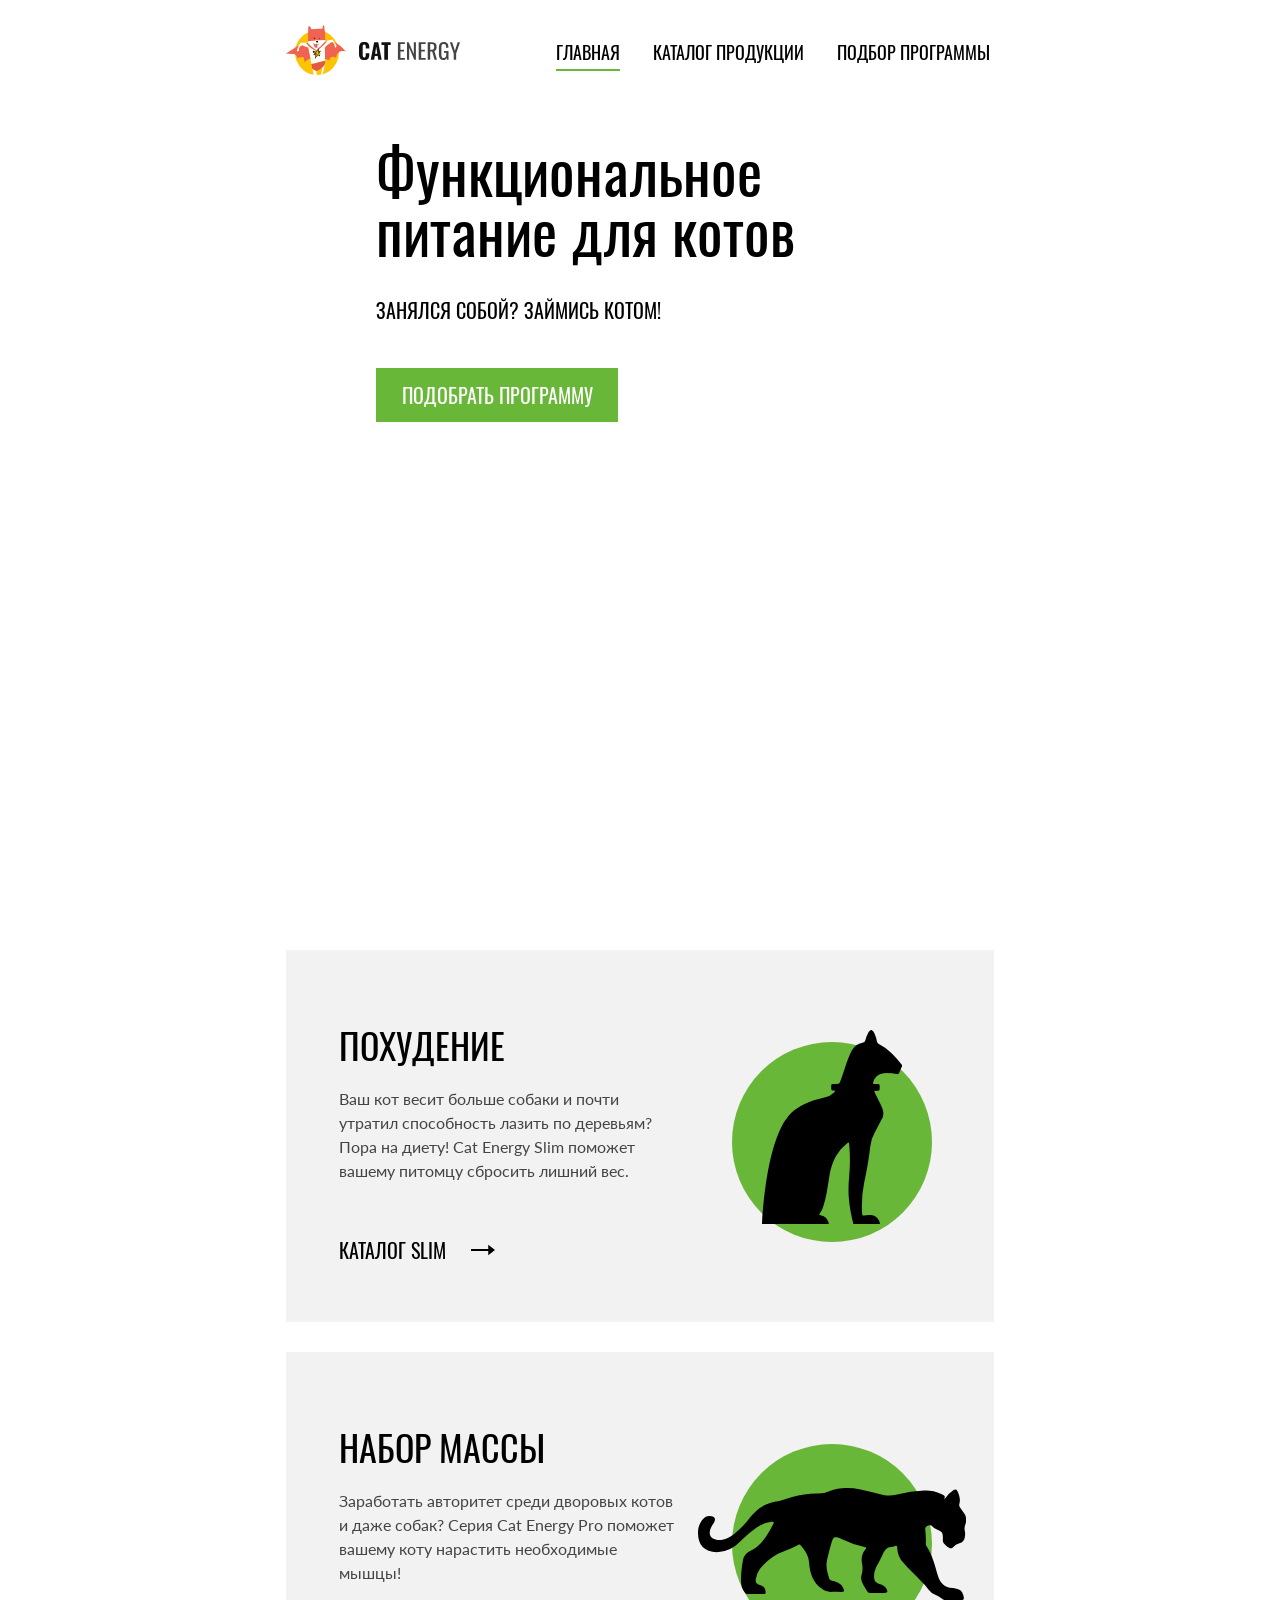
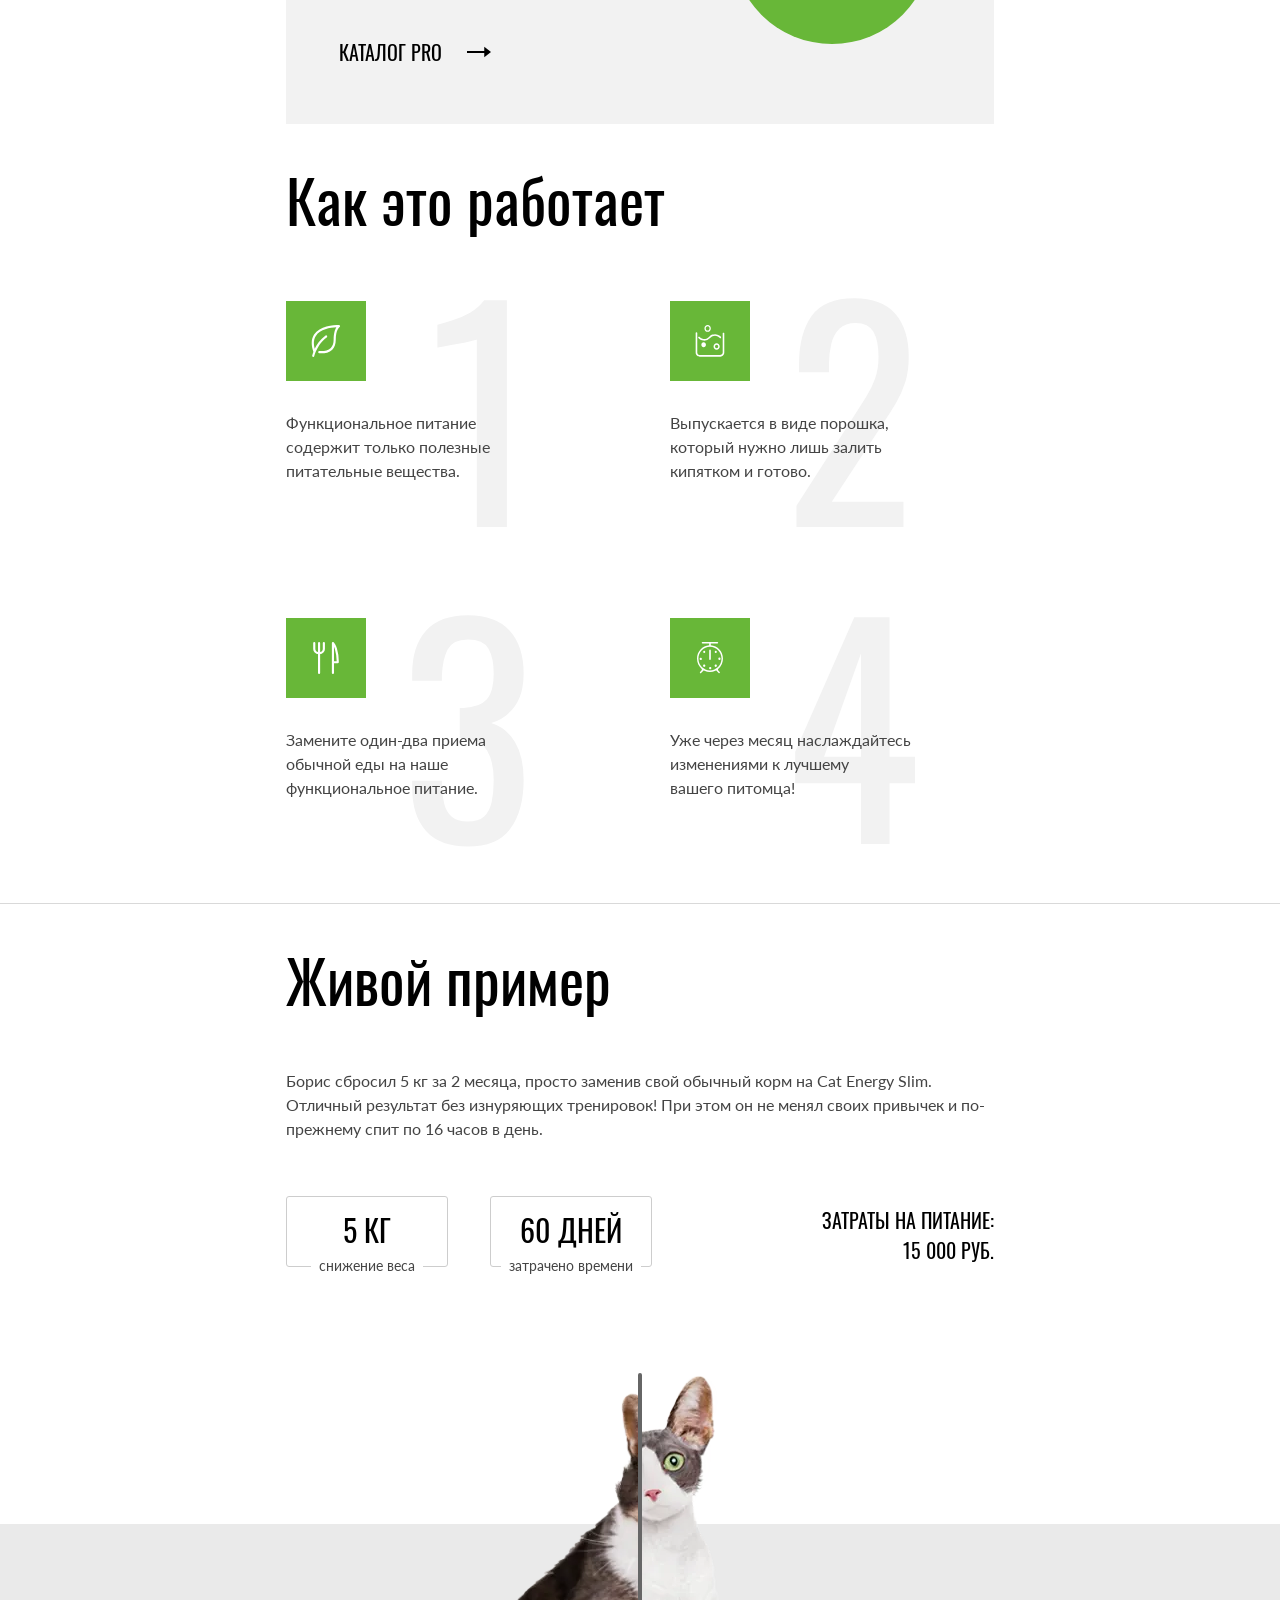
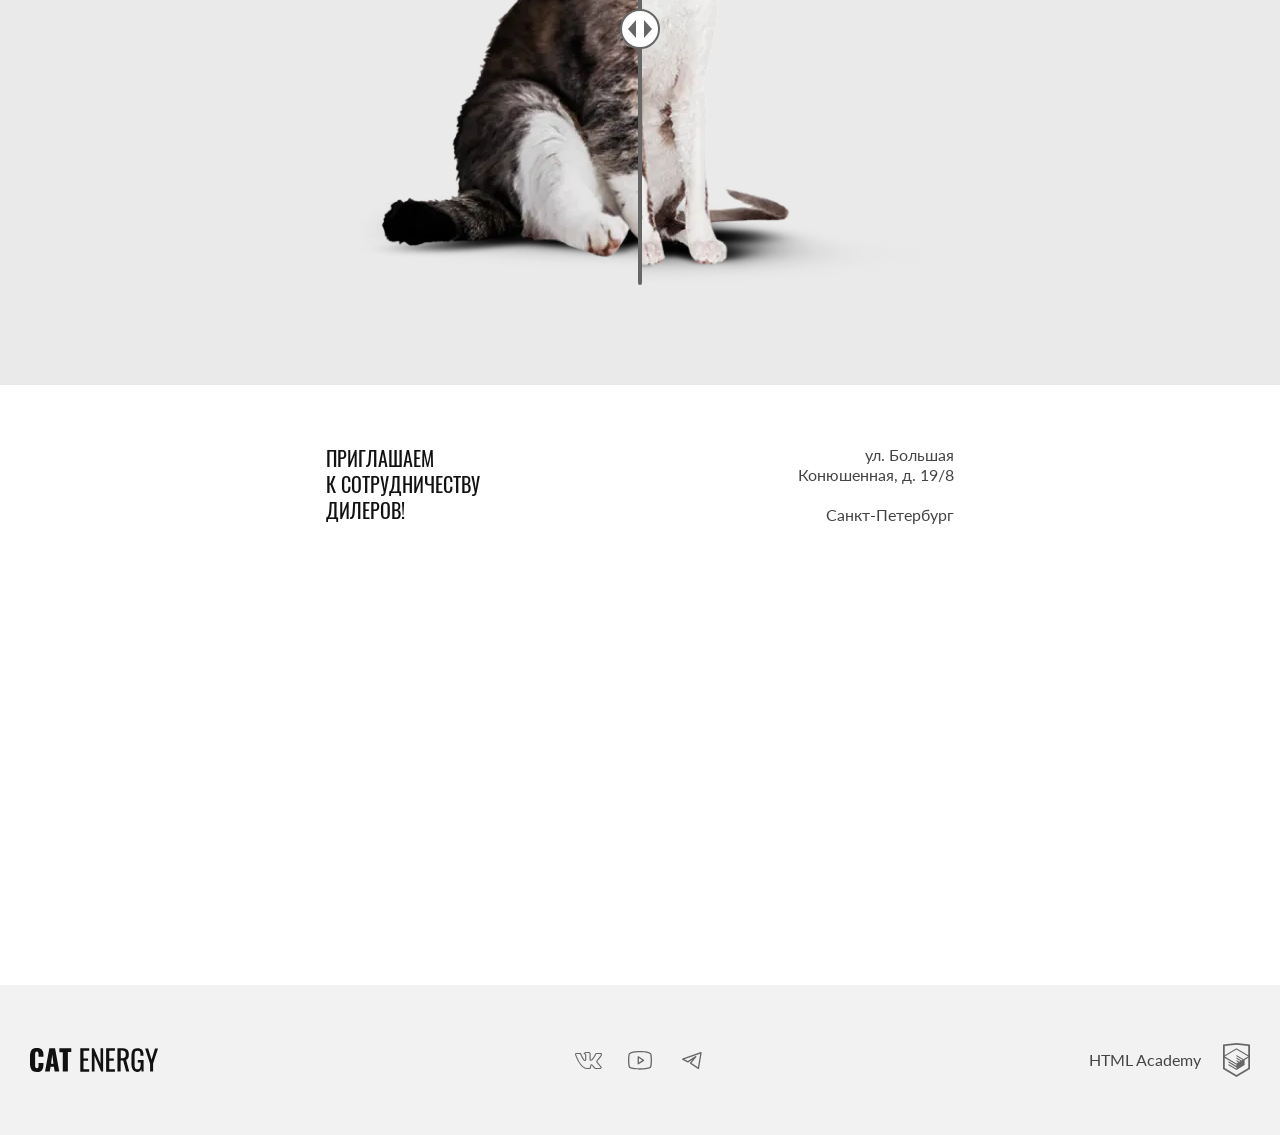
<file: index.html>
<!DOCTYPE html><html class="page" lang="ru"><head><meta charset="UTF-8"><title>Кэт энерджи</title><meta name="viewport" content="width=device-width,initial-scale=1"><link rel="stylesheet" href="styles/styles.css"><link rel="icon" href="favicon.ico"><link rel="icon" href="favicons/icon.svg" type="image/svg+xml"><link rel="apple-touch-icon" href="favicons/apple.png"><link rel="manifest" href="manifest.webmanifest"><link rel="preload" href="fonts/oswald/oswaldregular.woff2" as="font" type="font/woff2" crossorigin="anonymous"><link rel="preload" href="fonts/lato/Lato-Regular.woff2" as="font" type="font/woff2" crossorigin="anonymous"><script src="scripts/index.js" defer="defer"></script></head><body class="page__body"><header class="main-header main-header--index"><div class="main-header__container"><a class="main-header__logo logo" href="index.html"><picture><source media="(min-width: 1440px)" width="70" height="59" type="image/svg+xml" srcset="images/logo-desktop.svg"><source media="(min-width: 768px)" width="60" height="50" type="image/svg+xml" srcset="images/logo-tablet.svg"><img class="logo__image" src="images/logo-mobile.svg" width="33" height="38" alt="Логотип Cat Energy"></picture><picture><source media="(min-width: 1440px)" width="118" height="21" type="image/svg+xml" srcset="images/logo-text-light.svg"><source media="(min-width: 768px)" width="101" height="18" type="image/svg+xml" srcset="images/logo-text-light.svg"><img class="logo__image" src="images/logo-text-dark.svg" width="101" height="20" alt="Cat Energy"></picture></a><nav class="main-header__nav nav nav--closed nav--nojs"><button class="nav__toggle" type="button"><span class="visually-hidden">Открыть меню</span></button><ul class="nav__list"><li class="nav__item"><a class="nav__link nav__link--current" href="#">главная</a></li><li class="nav__item"><a class="nav__link" href="catalog.html">каталог продукции</a></li><li class="nav__item"><a class="nav__link" href="#">подбор программы</a></li></ul></nav></div></header><main class="main-container"><section class="intro"><div class="intro__container"><div class="intro__content"><h1 class="intro__title main-title">Функциональное<br>питание для котов</h1><p class="intro__text">Занялся собой? Займись котом!</p><a class="intro__link button" href="#">подобрать программу</a></div><picture class="intro__picture"><source media="(min-width: 1440px)" width="552" height="499" type="image/webp" srcset="images/index-hero-desktop@1x.webp, images/index-hero-desktop@2x.webp 2x"><source media="(min-width: 768px)" width="709" height="609" type="image/webp" srcset="images/index-hero-tablet@1x.webp, images/index-hero-tablet@2x.webp 2x"><source width="280" height="270" type="image/webp" srcset="images/index-hero-mobile@1x.webp, images/index-hero-mobile@2x.webp 2x"><source media="(min-width: 1440px)" width="552" height="499" type="image/png" srcset="images/index-hero-desktop@1x.png, images/index-hero-desktop@2x.png 2x"><source media="(min-width: 768px)" width="709" height="609" type="image/png" srcset="images/index-hero-tablet@1x.png, images/index-hero-tablet@2x.png 2x"><img class="intro__image" src="images/index-hero-mobile@1x.png" srcset="images/index-hero-mobile@2x.png 2x" width="280" height="270" alt="Банка корма, Cat Energy Pro, вкус курица"></picture></div></section><section class="programs"><div class="programs__container"><ul class="programs__list"><li class="programs__item programs__item--slim"><h2 class="programs__title">похудение</h2><p class="programs__text">Ваш кот весит больше собаки и почти утратил способность лазить по деревьям? Пора на диету! Cat Energy Slim поможет вашему питомцу сбросить лишний вес.</p><a class="programs__link" href="#">каталог slim</a></li><li class="programs__item programs__item--pro"><h2 class="programs__title">набор массы</h2><p class="programs__text">Заработать авторитет среди дворовых котов и даже собак? Серия Cat Energy Pro поможет вашему коту нарастить необходимые мышцы!</p><a class="programs__link" href="#">каталог pro</a></li></ul></div></section><section class="advantages"><div class="advantages__container"><h2 class="advantages__title">Как это работает</h2><ol class="advantages__list"><li class="advantages__item"><p class="advantages__text advantages__text--icon-leaf">Функциональное питание<br>содержит только полезные<br>питательные вещества.</p></li><li class="advantages__item"><p class="advantages__text advantages__text--icon-powder">Выпускается в виде порошка,<br>который нужно лишь залить<br>кипятком и готово.</p></li><li class="advantages__item"><p class="advantages__text advantages__text--icon-cutlery">Замените один-два приема<br>обычной еды на наше<br>функциональное питание.</p></li><li class="advantages__item"><p class="advantages__text advantages__text--icon-alarm">Уже через месяц наслаждайтесь<br>изменениями к лучшему<br>вашего питомца!</p></li></ol></div></section><section class="example"><div class="example__container"><h2 class="example__title">Живой пример</h2><p class="example__text">Борис сбросил 5 кг за 2 месяца, просто заменив свой обычный корм на Cat Energy Slim. Отличный результат без изнуряющих тренировок! При этом он не менял своих привычек и по-прежнему спит по 16 часов в день.</p><div class="example__stats"><dl class="example__list"><div class="example__item"><dt class="example__term">5 КГ</dt><dd class="example__definition">снижение веса</dd></div><div class="example__item"><dt class="example__term">60 ДНЕЙ</dt><dd class="example__definition">затрачено времени</dd></div></dl><p class="example__expenses"><span>Затраты на питание:</span> <span>15 000 РУБ.</span></p></div><div class="example__slider slider"><picture class="slider__image slider__image--before"><source media="(min-width: 768px)" width="560" height="512" type="image/webp" srcset="images/cat-before-tablet@1x.webp, images/cat-before-tablet@2x.webp 2x"><source width="280" height="256" type="image/webp" srcset="images/cat-before-mobile@1x.webp, images/cat-before-mobile@2x.webp 2x"><source media="(min-width: 768px)" width="560" height="512" type="image/png" srcset="images/cat-before-tablet@1x.png, images/cat-before-tablet@2x.png 2x"><img class="slider__img" src="images/cat-before-mobile@1x.png" srcset="images/cat-before-mobile@2x.png 2x" width="280" height="256" alt="Кот до снижения веса"></picture><picture class="slider__image slider__image--after"><source media="(min-width: 768px)" width="560" height="512" type="image/webp" srcset="images/cat-after-tablet@1x.webp, images/cat-after-tablet@2x.webp 2x"><source width="280" height="256" type="image/webp" srcset="images/cat-after-mobile@1x.webp, images/cat-after-mobile@2x.webp 2x"><source media="(min-width: 768px)" width="560" height="512" type="image/png" srcset="images/cat-after-tablet@1x.png, images/cat-after-tablet@2x.png 2x"><img class="slider__img" src="images/cat-after-mobile@1x.png" srcset="images/cat-after-mobile@2x.png 2x" width="280" height="256" alt="Кот после снижения веса"></picture><button class="slider__toggle" type="button" aria-label="Ползунок слайдера"></button></div></div></section><section class="contacts"><div class="contacts__container"><h2 class="contacts__title">приглашаем<br>к сотрудничеству дилеров!</h2><address class="contacts__address"><p class="contacts__address-text">ул. Большая Конюшенная, д. 19/8</p><p class="contacts__address-city">Санкт-Петербург</p></address></div><div class="contacts__map"><iframe class="contacts__map-iframe" src="https://www.google.com/maps/embed?pb=!1m18!1m12!1m3!1d1998.5989428319008!2d30.320508377291468!3d59.93879686208739!2m3!1f0!2f0!3f0!3m2!1i1024!2i768!4f13.1!3m3!1m2!1s0x4696310fca5afc31%3A0xa24b26c0d196de71!2z0JHQvtC70YzRiNCw0Y8g0JrQvtC90Y7RiNC10L3QvdCw0Y8g0YPQuy4sIDE5LCDQodCw0L3QutGCLdCf0LXRgtC10YDQsdGD0YDQsywgMTkxMTg2!5e0!3m2!1sru!2sru!4v1791819681503!5m2!1sru!2sru" width="320" height="367" allowfullscreen title="Карта"></iframe><picture><source media="(min-width: 1440px)" width="1440" height="400" type="image/webp" srcset="images/map-desktop@1x.webp, images/map-desktop@2x.webp 2x"><source media="(min-width: 768px)" width="768" height="400" type="image/webp" srcset="images/map-tablet@1x.webp, images/map-tablet@2x.webp 2x"><source width="320" height="362" type="image/webp" srcset="images/map-phone@1x.webp, images/map-phone@2x.webp 2x"><source media="(min-width: 1440px)" width="1440" height="400" type="image/jpg" srcset="images/map-desktop@1x.jpg, images/map-desktop@2x.jpg 2x"><source media="(min-width: 768px)" width="768" height="400" type="image/jpg" srcset="images/map-tablet@1x.jpg, images/map-tablet@2x.jpg 2x"><img class="contacts__map-img" src="images/map-phone@1x.jpg" srcset="images/map-phone@2x.jpg 2x" width="320" height="362" alt="Карта"></picture></div></section></main><footer class="main-footer"><div class="main-footer__container"><a class="main-footer__logo logo-footer" href="index.html"><img class="logo-footer__logo-image" src="images/logo-text-dark.svg" width="128" height="24" alt="Логотип Cat Energy"></a><ul class="main-footer__list socials"><li class="socials__item"><a class="socials__link socials__link--vk" href="https://vk.ru/htmlacademy"><span class="visually-hidden">Группа Вконтакте</span></a></li><li class="socials__item"><a class="socials__link socials__link--youtube" href="https://www.youtube.com/@HTMLAcademyTV"><span class="visually-hidden">Ютуб канал</span></a></li><li class="socials__item"><a class="socials__link socials__link--telegram" href="https://htmlacademy.t.me/"><span class="visually-hidden">Канал в Телеграм</span></a></li></ul><a class="main-footer__copyright copyright" href="https://htmlacademy.ru/intensive/adaptive"><p class="copyright__text">HTML Academy</p></a></div></footer></body></html>
</file>
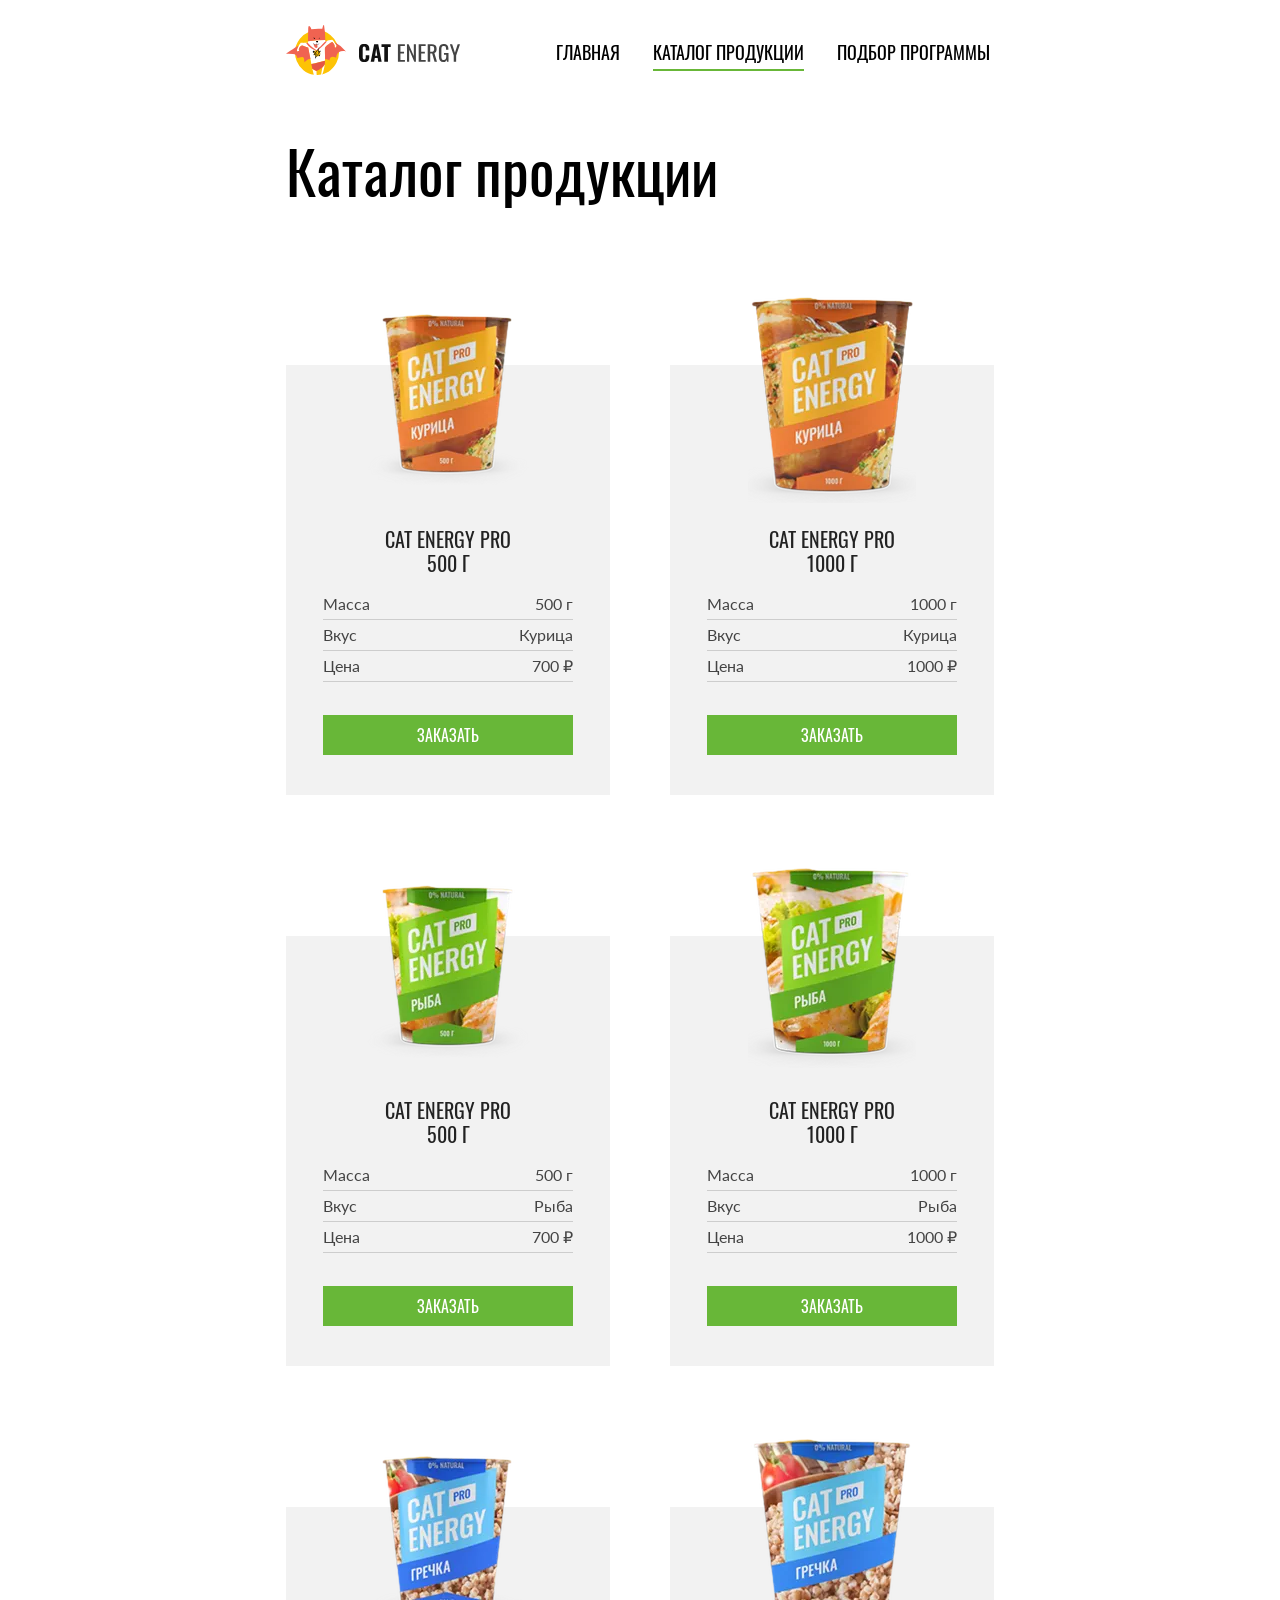
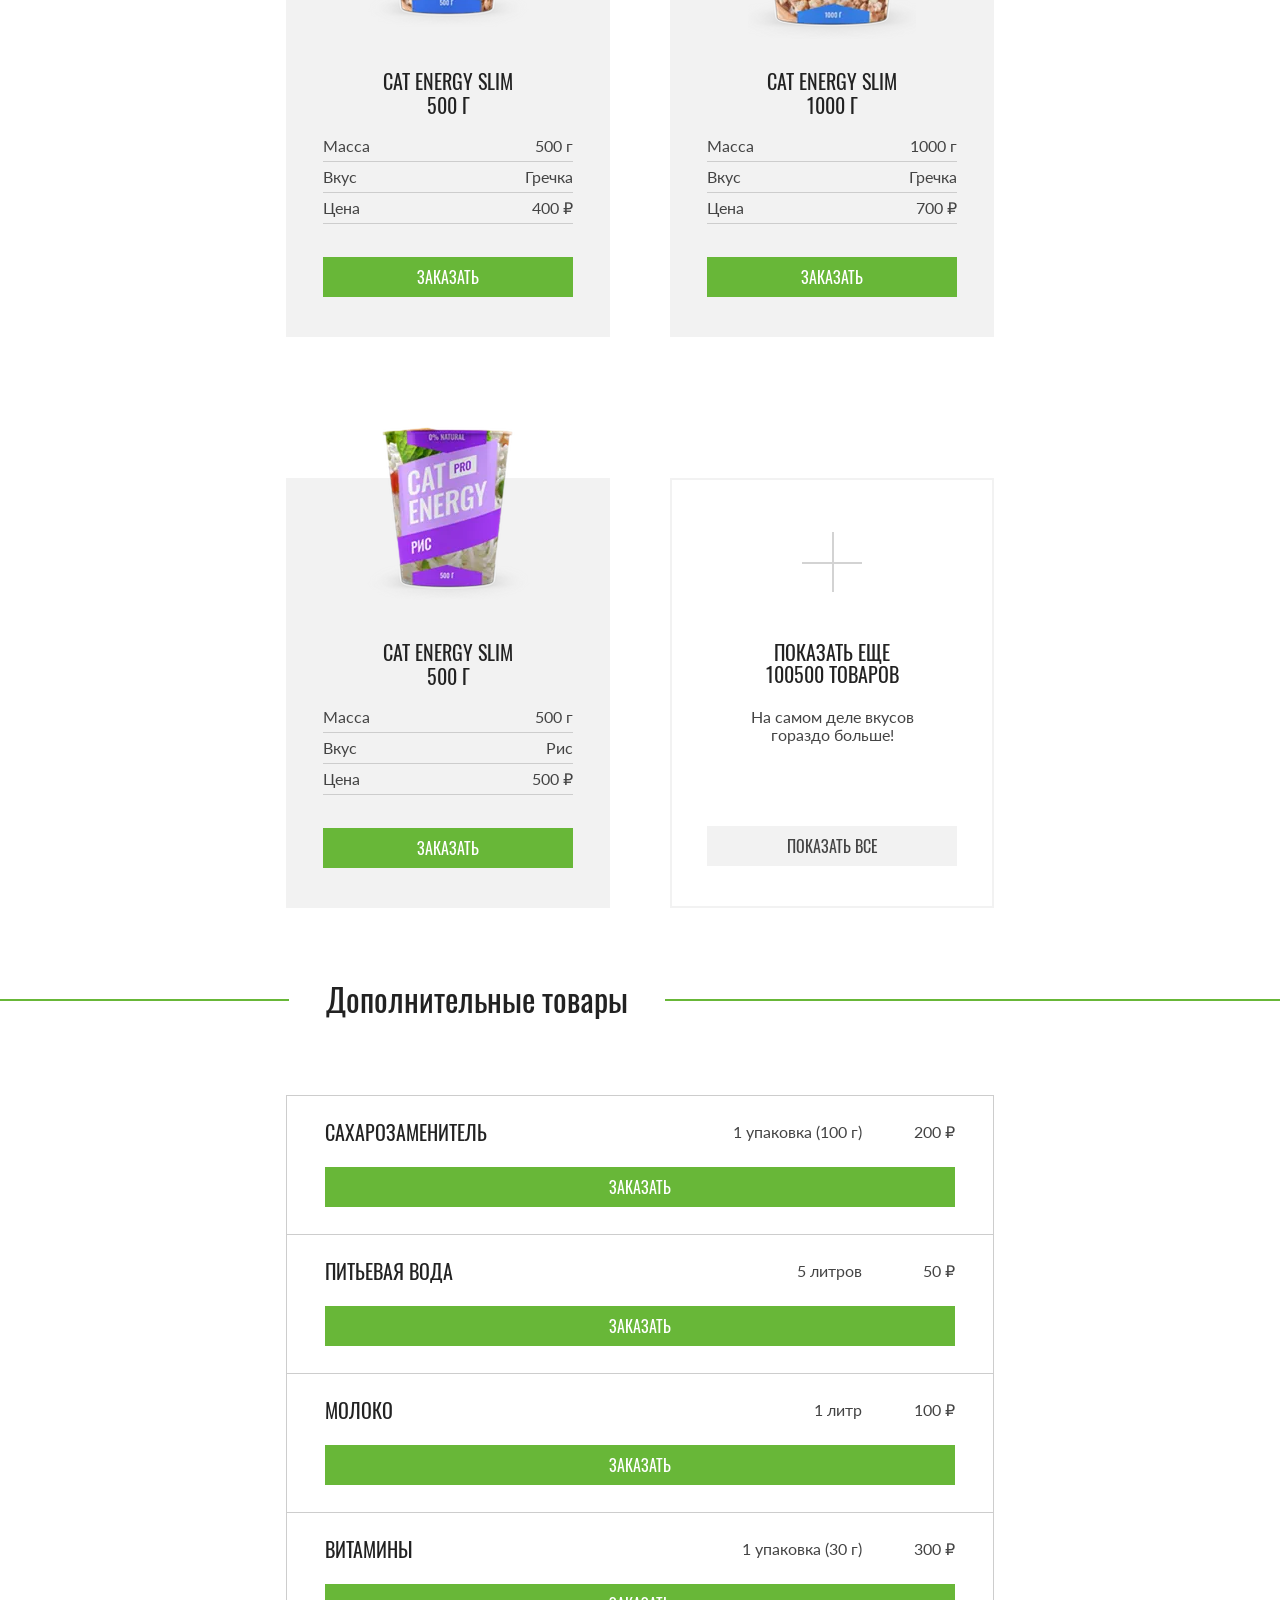
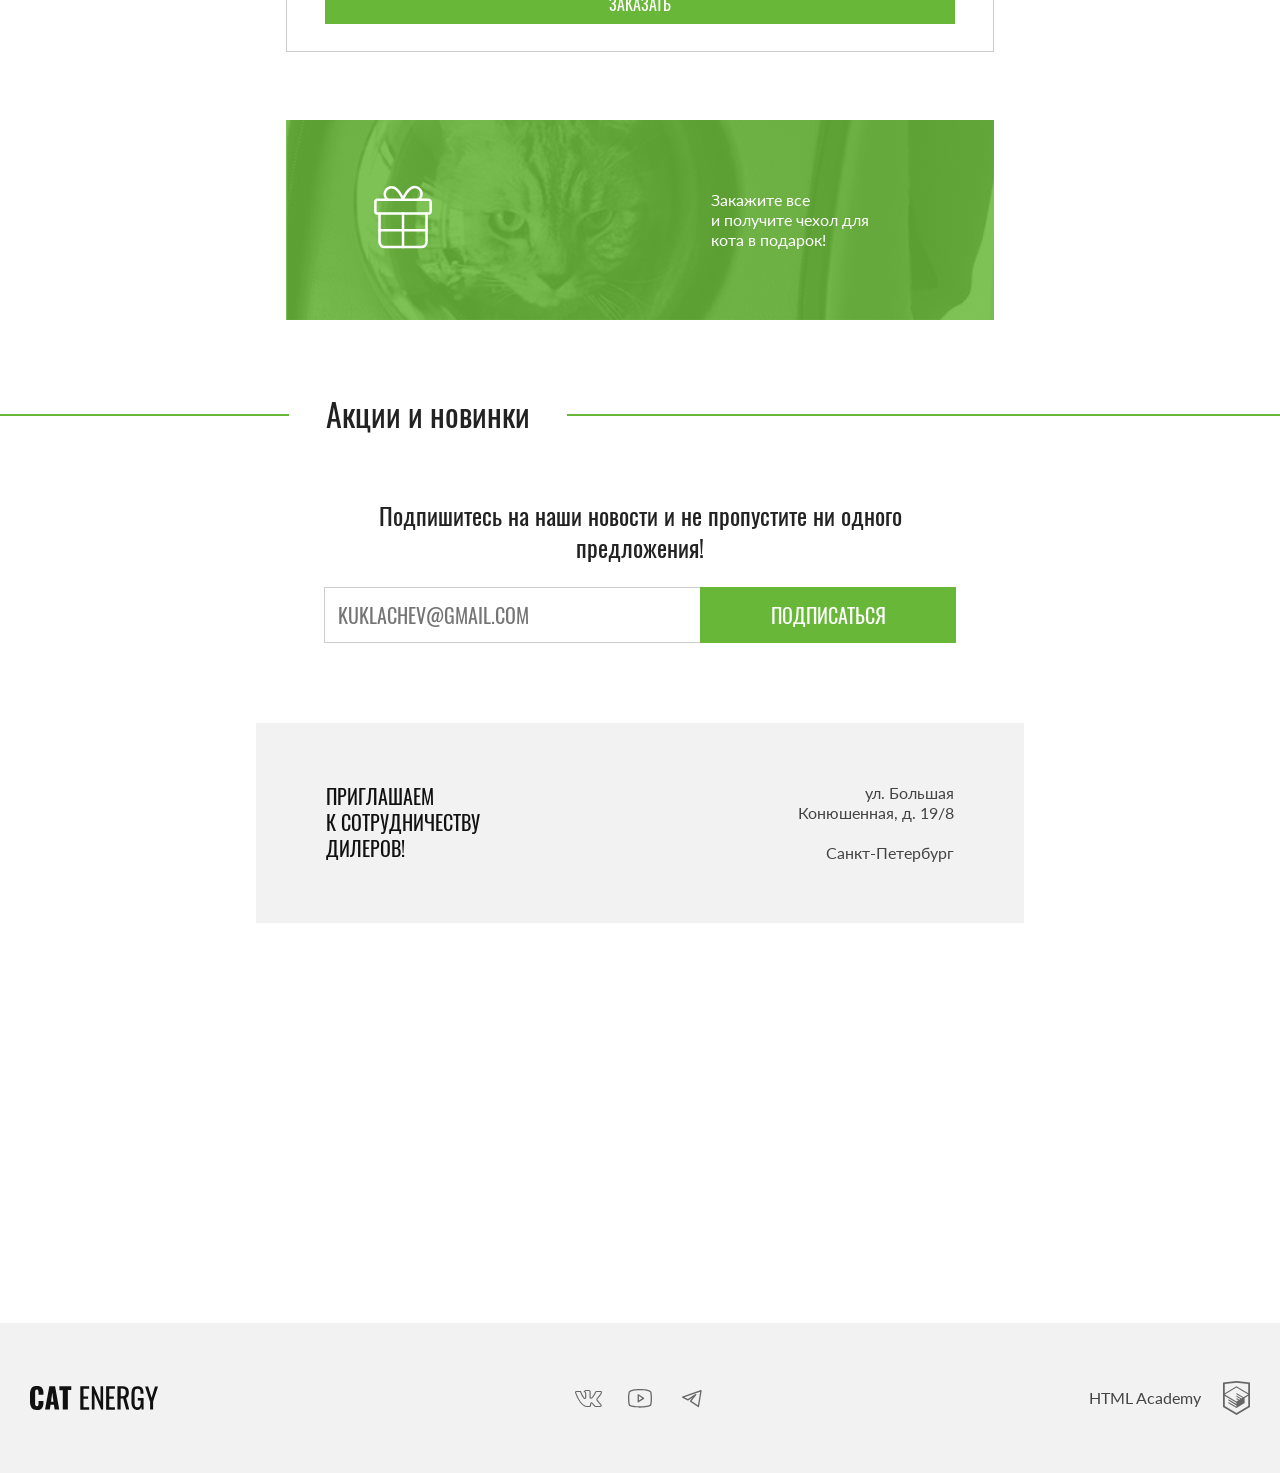
<file: catalog.html>
<!DOCTYPE html><html class="page" lang="ru"><head><meta charset="UTF-8"><title>Кэт энерджи</title><meta name="viewport" content="width=device-width,initial-scale=1"><link rel="stylesheet" href="styles/styles.css"><link rel="icon" href="favicon.ico"><link rel="icon" href="favicons/icon.svg" type="image/svg+xml"><link rel="apple-touch-icon" href="favicons/apple.png"><link rel="manifest" href="manifest.webmanifest"><link rel="preload" href="fonts/oswald/oswaldregular.woff2" as="font" type="font/woff2" crossorigin="anonymous"><link rel="preload" href="fonts/lato/Lato-Regular.woff2" as="font" type="font/woff2" crossorigin="anonymous"><script src="scripts/index.js" defer="defer"></script></head><body class="page__body"><header class="main-header"><div class="main-header__container"><a class="main-header__logo logo" href="index.html"><picture><source media="(min-width: 1440px)" width="70" height="59" type="image/svg+xml" srcset="images/logo-desktop.svg"><source media="(min-width: 768px)" width="60" height="50" type="image/svg+xml" srcset="images/logo-tablet.svg"><img class="logo__image" src="images/logo-mobile.svg" width="33" height="38" alt="Логотип Cat Energy"></picture><picture><source media="(min-width: 1440px)" width="118" height="21" type="image/svg+xml" srcset="images/logo-text-light.svg"><source media="(min-width: 768px)" width="101" height="18" type="image/svg+xml" srcset="images/logo-text-light.svg"><img class="logo__text" src="images/logo-text-dark.svg" width="101" height="20" alt="Cat Energy"></picture></a><nav class="main-header__nav nav nav--closed nav--nojs"><button class="nav__toggle" type="button"><span class="visually-hidden">Открыть меню</span></button><ul class="nav__list"><li class="nav__item"><a class="nav__link" href="index.html">главная</a></li><li class="nav__item"><a class="nav__link nav__link--current" href="#">каталог продукции</a></li><li class="nav__item"><a class="nav__link" href="#">подбор программы</a></li></ul></nav></div></header><main class="main-container"><section class="catalog"><div class="catalog__container"><h1 class="catalog__title main-title">Каталог продукции</h1><ul class="catalog__list"><li class="catalog__item card"><a class="card__link" href="#"><picture><source media="(min-width: 1440px)" width="161" height="172" type="image/webp" srcset="images/chiken-pro-500-desktop@1x.webp, images/chiken-pro-500-desktop@2x.webp 2x"><source media="(min-width: 768px)" width="161" height="172" type="image/webp" srcset="images/chiken-pro-500-tablet@1x.webp, images/chiken-pro-500-tablet@2x.webp 2x"><source width="68" height="86" type="image/webp" srcset="images/chiken-pro-500-mobile@1x.webp, images/chiken-pro-500-mobile@2x.webp 2x"><source media="(min-width: 1440px)" width="161" height="172" type="image/png" srcset="images/chiken-pro-500-desktop@1x.png, images/chiken-pro-500-desktop@2x.png 2x"><source media="(min-width: 768px)" width="161" height="172" type="image/png" srcset="images/chiken-pro-500-tablet@1x.png, images/chiken-pro-500-tablet@2x.png 2x"><img class="card__image" src="images/chiken-pro-500-mobile@1x.png" srcset="images/chiken-pro-500-mobile@2x.png 2x" width="68" height="86" alt="Упаковка корма Кэт Энерджи Про, вкус Курица"></picture></a><a class="card__link" href="#"><h2 class="card__title">Cat Energy PRO 500 г</h2></a><dl class="card__info"><dt class="card__info-title">Масса</dt><dd class="card__info-item">500 г</dd><dt class="card__info-title">Вкус</dt><dd class="card__info-item">Курица</dd><dt class="card__info-title">Цена</dt><dd class="card__info-item">700 ₽</dd></dl><a class="card__button button" href="#">заказать</a></li><li class="catalog__item card"><a class="card__link card__link--big" href="#"><picture><source media="(min-width: 1440px)" width="172" height="196" type="image/webp" srcset="images/chiken-pro-1000-desktop@1x.webp, images/chiken-pro-1000-desktop@2x.webp 2x"><source media="(min-width: 768px)" width="168" height="206" type="image/webp" srcset="images/chiken-pro-1000-tablet@1x.webp, images/chiken-pro-1000-tablet@2x.webp 2x"><source width="84" height="100" type="image/webp" srcset="images/chiken-pro-1000-mobile@1x.webp, images/chiken-pro-1000-mobile@2x.webp 2x"><source media="(min-width: 1440px)" width="172" height="196" type="image/png" srcset="images/chiken-pro-1000-desktop@1x.png, images/chiken-pro-1000-desktop@2x.png 2x"><source media="(min-width: 768px)" width="168" height="206" type="image/png" srcset="images/chiken-pro-1000-tablet@1x.png, images/chiken-pro-1000-tablet@2x.png 2x"><img class="card__image" src="images/chiken-pro-1000-mobile@1x.png" srcset="images/chiken-pro-1000-mobile@2x.png 2x" width="84" height="100" alt="Упаковка корма Кэт Энерджи Про, вкус Курица"></picture></a><a class="card__link" href="#"><h2 class="card__title">Cat Energy PRO 1000 г</h2></a><dl class="card__info"><dt class="card__info-title">Масса</dt><dd class="card__info-item">1000 г</dd><dt class="card__info-title">Вкус</dt><dd class="card__info-item">Курица</dd><dt class="card__info-title">Цена</dt><dd class="card__info-item">1000 ₽</dd></dl><a class="card__button button" href="#">заказать</a></li><li class="catalog__item card"><a class="card__link" href="#"><picture><source media="(min-width: 1440px)" width="163" height="174" type="image/webp" srcset="images/fish-pro-500-desktop@1x.webp, images/fish-pro-500-desktop@2x.webp 2x"><source media="(min-width: 768px)" width="163" height="174" type="image/webp" srcset="images/fish-pro-500-tablet@1x.webp, images/fish-pro-500-tablet@2x.webp 2x"><source width="63" height="78" type="image/webp" srcset="images/fish-pro-500-mobile@1x.webp, images/fish-pro-500-mobile@2x.webp 2x"><source media="(min-width: 1440px)" width="163" height="174" type="image/png" srcset="images/fish-pro-500-desktop@1x.png, images/fish-pro-500-desktop@2x.png 2x"><source media="(min-width: 768px)" width="163" height="174" type="image/png" srcset="images/fish-pro-500-tablet@1x.png, images/fish-pro-500-tablet@2x.png 2x"><img class="card__image" src="images/fish-pro-500-mobile@1x.png" srcset="images/fish-pro-500-mobile@2x.png 2x" width="68" height="78" alt="Упаковка корма Кэт Энерджи Про, вкус Рыба"></picture></a><a class="card__link" href="#"><h2 class="card__title">Cat Energy PRO 500 г</h2></a><dl class="card__info"><dt class="card__info-title">Масса</dt><dd class="card__info-item">500 г</dd><dt class="card__info-title">Вкус</dt><dd class="card__info-item">Рыба</dd><dt class="card__info-title">Цена</dt><dd class="card__info-item">700 ₽</dd></dl><a class="card__button button" href="#">заказать</a></li><li class="catalog__item card"><a class="card__link card__link--big" href="#"><picture><source media="(min-width: 1440px)" width="172" height="196" type="image/webp" srcset="images/fish-pro-1000-desktop@1x.webp, images/fish-pro-1000-desktop@2x.webp 2x"><source media="(min-width: 768px)" width="168" height="200" type="image/webp" srcset="images/fish-pro-1000-tablet@1x.webp, images/fish-pro-1000-tablet@2x.webp 2x"><source width="84" height="100" type="image/webp" srcset="images/fish-pro-1000-mobile@1x.webp, images/fish-pro-1000-mobile@2x.webp 2x"><source media="(min-width: 1440px)" width="172" height="196" type="image/png" srcset="images/fish-pro-1000-desktop@1x.png, images/fish-pro-1000-desktop@2x.png 2x"><source media="(min-width: 768px)" width="168" height="200" type="image/png" srcset="images/fish-pro-1000-tablet@1x.png, images/fish-pro-1000-tablet@2x.png 2x"><img class="card__image" src="images/fish-pro-1000-mobile@1x.png" srcset="images/fish-pro-1000-mobile@2x.png 2x" width="84" height="100" alt="Упаковка корма Кэт Энерджи Про, вкус Рыба"></picture></a><a class="card__link" href="#"><h2 class="card__title">Cat Energy PRO 1000 г</h2></a><dl class="card__info"><dt class="card__info-title">Масса</dt><dd class="card__info-item">1000 г</dd><dt class="card__info-title">Вкус</dt><dd class="card__info-item">Рыба</dd><dt class="card__info-title">Цена</dt><dd class="card__info-item">1000 ₽</dd></dl><a class="card__button button" href="#">заказать</a></li><li class="catalog__item card"><a class="card__link" href="#"><picture><source media="(min-width: 1440px)" width="161" height="171" type="image/webp" srcset="images/buckwheat-slim-500-desktop@1x.webp, images/buckwheat-slim-500-desktop@2x.webp 2x"><source media="(min-width: 768px)" width="161" height="171" type="image/webp" srcset="images/buckwheat-slim-500-tablet@1x.webp, images/buckwheat-slim-500-tablet@2x.webp 2x"><source width="68" height="78" type="image/webp" srcset="images/buckwheat-slim-500-mobile@1x.webp, images/buckwheat-slim-500-mobile@2x.webp 2x"><source media="(min-width: 1440px)" width="161" height="171" type="image/png" srcset="images/buckwheat-slim-500-desktop@1x.png, images/buckwheat-slim-500-desktop@2x.png 2x"><source media="(min-width: 768px)" width="161" height="171" type="image/png" srcset="images/buckwheat-slim-500-tablet@1x.png, images/buckwheat-slim-500-tablet@2x.png 2x"><img class="card__image" src="images/buckwheat-slim-500-mobile@1x.png" srcset="images/buckwheat-slim-500-mobile@2x.png 2x" width="68" height="78" alt="Упаковка корма Кэт Энерджи Слим, вкус Гречка"></picture></a><a class="card__link" href="#"><h2 class="card__title">Cat Energy SLIM 500 г</h2></a><dl class="card__info"><dt class="card__info-title">Масса</dt><dd class="card__info-item">500 г</dd><dt class="card__info-title">Вкус</dt><dd class="card__info-item">Гречка</dd><dt class="card__info-title">Цена</dt><dd class="card__info-item">400 ₽</dd></dl><a class="card__button button" href="#">заказать</a></li><li class="catalog__item card"><a class="card__link card__link--big" href="#"><picture><source media="(min-width: 1440px)" width="172" height="196" type="image/webp" srcset="images/buckwheat-slim-1000-desktop@1x.webp, images/buckwheat-slim-1000-desktop@2x.webp 2x"><source media="(min-width: 768px)" width="168" height="200" type="image/webp" srcset="images/buckwheat-slim-1000-tablet@1x.webp, images/buckwheat-slim-1000-tablet@2x.webp 2x"><source width="84" height="100" type="image/webp" srcset="images/buckwheat-slim-1000-mobile@1x.webp, images/buckwheat-slim-1000-mobile@2x.webp 2x"><source media="(min-width: 1440px)" width="172" height="196" type="image/png" srcset="images/buckwheat-slim-1000-desktop@1x.png, images/buckwheat-slim-1000-desktop@2x.png 2x"><source media="(min-width: 768px)" width="168" height="200" type="image/png" srcset="images/buckwheat-slim-1000-tablet@1x.png, images/buckwheat-slim-1000-tablet@2x.png 2x"><img class="card__image" src="images/buckwheat-slim-1000-mobile@1x.png" srcset="images/buckwheat-slim-1000-mobile@2x.png 2x" width="84" height="100" alt="Упаковка корма Кэт Энерджи Слим, вкус Гречка"></picture></a><a class="card__link" href="#"><h2 class="card__title">Cat Energy SLIM 1000 г</h2></a><dl class="card__info"><dt class="card__info-title">Масса</dt><dd class="card__info-item">1000 г</dd><dt class="card__info-title">Вкус</dt><dd class="card__info-item">Гречка</dd><dt class="card__info-title">Цена</dt><dd class="card__info-item">700 ₽</dd></dl><a class="card__button button" href="#">заказать</a></li><li class="catalog__item card"><a class="card__link" href="#"><picture><source media="(min-width: 1440px)" width="163" height="174" type="image/webp" srcset="images/rice-slim-500-desktop@1x.webp, images/rice-slim-500-desktop@2x.webp 2x"><source media="(min-width: 768px)" width="163" height="174" type="image/webp" srcset="images/rice-slim-500-tablet@1x.webp, images/rice-slim-500-tablet@2x.webp 2x"><source width="72" height="84" type="image/webp" srcset="images/rice-slim-500-mobile@1x.webp, images/rice-slim-500-mobile@2x.webp 2x"><source media="(min-width: 1440px)" width="163" height="174" type="image/png" srcset="images/rice-slim-500-desktop@1x.png, images/rice-slim-500-desktop@2x.png 2x"><source media="(min-width: 768px)" width="163" height="174" type="image/png" srcset="images/rice-slim-500-tablet@1x.png, images/rice-slim-500-tablet@2x.png 2x"><img class="card__image" src="images/rice-slim-500-mobile@1x.png" srcset="images/rice-slim-500-mobile@2x.png 2x" width="72" height="84" alt="Упаковка корма Кэт Энерджи Слим, вкус Рис"></picture></a><a class="card__link" href="#"><h2 class="card__title">Cat Energy SLIM 500 г</h2></a><dl class="card__info"><dt class="card__info-title">Масса</dt><dd class="card__info-item">500 г</dd><dt class="card__info-title">Вкус</dt><dd class="card__info-item">Рис</dd><dt class="card__info-title">Цена</dt><dd class="card__info-item">500 ₽</dd></dl><a class="card__button button" href="#">заказать</a></li><li class="catalog__item card card--more"><h2 class="card__title card__title--more">Показать еще 100500 товаров</h2><p class="card__text">На самом деле вкусов гораздо больше!</p><a class="card__button button button--grey" href="#">показать все</a></li></ul></div></section><section class="extra-items"><div class="extra-items__container"><h2 class="extra-items__title">Дополнительные товары</h2><ul class="extra-items__list"><li class="extra-items__item extra-card"><h3 class="extra-card__item-title">Сахарозаменитель</h3><dl class="extra-card__info"><dt class="extra-card__info-title">1 упаковка (100 г)</dt><dd class="extra-card__info-item">200 ₽</dd></dl><a class="extra-card__button button" href="#">заказать</a></li><li class="extra-items__item extra-card"><h3 class="extra-card__item-title">Питьевая вода</h3><dl class="extra-card__info"><dt class="extra-card__info-title">5 литров</dt><dd class="extra-card__info-item">50 ₽</dd></dl><a class="extra-card__button button" href="#">заказать</a></li><li class="extra-items__item extra-card"><h3 class="extra-card__item-title">молоко</h3><dl class="extra-card__info"><dt class="extra-card__info-title">1 литр</dt><dd class="extra-card__info-item">100 ₽</dd></dl><a class="extra-card__button button" href="#">заказать</a></li><li class="extra-items__item extra-card"><h3 class="extra-card__item-title">витамины</h3><dl class="extra-card__info"><dt class="extra-card__info-title">1 упаковка (30 г)</dt><dd class="extra-card__info-item">300 ₽</dd></dl><a class="extra-card__button button" href="#">заказать</a></li></ul><p class="extra-items__text">Закажите все<br>и получите чехол для<br>кота в подарок!</p></div></section><section class="promo"><div class="promo__container"><h2 class="promo__title">Акции и новинки</h2><h3 class="promo__description">Подпишитесь на наши новости и не пропустите ни одного предложения!</h3><form class="promo__form form" action="https://echo.htmlacademy.ru" method="post"><label class="visually-hidden" for="email">Введите ваш e-mail</label> <input class="form__input form__input--email" type="email" name="email" id="email" placeholder="kuklachev@gmail.com" required> <button class="form__button button" type="submit">подписаться</button></form></div></section><section class="contacts"><div class="contacts__container contacts__container--catalog"><h2 class="contacts__title">приглашаем<br>к сотрудничеству дилеров!</h2><address class="contacts__address"><p class="contacts__address-text">ул. Большая Конюшенная, д. 19/8</p><p class="contacts__address-city">Санкт-Петербург</p></address></div><div class="contacts__map"><iframe class="contacts__map-iframe" src="https://www.google.com/maps/embed?pb=!1m18!1m12!1m3!1d1998.5989428319008!2d30.320508377291468!3d59.93879686208739!2m3!1f0!2f0!3f0!3m2!1i1024!2i768!4f13.1!3m3!1m2!1s0x4696310fca5afc31%3A0xa24b26c0d196de71!2z0JHQvtC70YzRiNCw0Y8g0JrQvtC90Y7RiNC10L3QvdCw0Y8g0YPQuy4sIDE5LCDQodCw0L3QutGCLdCf0LXRgtC10YDQsdGD0YDQsywgMTkxMTg2!5e0!3m2!1sru!2sru!4v1791819681503!5m2!1sru!2sru" width="320" height="367" allowfullscreen title="Карта"></iframe><picture><source media="(min-width: 1440px)" width="1440" height="400" type="image/webp" srcset="images/map-desktop@1x.webp, images/map-desktop@2x.webp 2x"><source media="(min-width: 768px)" width="768" height="400" type="image/webp" srcset="images/map-tablet@1x.webp, images/map-tablet@2x.webp 2x"><source width="320" height="362" type="image/webp" srcset="images/map-phone@1x.webp, images/map-phone@2x.webp 2x"><source media="(min-width: 1440px)" width="1440" height="400" type="image/jpg" srcset="images/map-desktop@1x.jpg, images/map-desktop@2x.jpg 2x"><source media="(min-width: 768px)" width="768" height="400" type="image/jpg" srcset="images/map-tablet@1x.jpg, images/map-tablet@2x.jpg 2x"><img class="contacts__map-img" src="images/map-phone@1x.jpg" srcset="images/map-phone@2x.jpg 2x" width="320" height="362" alt="Карта"></picture></div></section></main><footer class="main-footer"><div class="main-footer__container"><a class="main-footer__logo logo-footer" href="index.html"><img class="logo-footer__logo-image" src="images/logo-text-dark.svg" width="128" height="24" alt="Логотип Cat Energy"></a><ul class="main-footer__list socials"><li class="socials__item"><a class="socials__link socials__link--vk" href="https://vk.ru/htmlacademy"><span class="visually-hidden">Группа Вконтакте</span></a></li><li class="socials__item"><a class="socials__link socials__link--youtube" href="https://www.youtube.com/@HTMLAcademyTV"><span class="visually-hidden">Ютуб канал</span></a></li><li class="socials__item"><a class="socials__link socials__link--telegram" href="https://htmlacademy.t.me/"><span class="visually-hidden">Канал в Телеграм</span></a></li></ul><a class="main-footer__copyright copyright" href="https://htmlacademy.ru/intensive/adaptive"><p class="copyright__text">HTML Academy</p></a></div></footer></body></html>
</file>
<file: styles/styles.css>
@font-face{font-family:Lato;font-weight:400;font-style:normal;src:url(../fonts/lato/Lato-Regular.woff2)format("woff2");font-display:swap}@font-face{font-family:Oswald;font-weight:400;font-style:normal;src:url(../fonts/oswald/oswaldregular.woff2)format("woff2");font-display:swap}*,:before,:after{box-sizing:border-box}.visually-hidden{clip:rect(0 0 0 0);border:0;width:1px;height:1px;margin:-1px;padding:0;position:absolute;overflow:hidden}body{margin:0;font-family:Oswald,sans-serif;font-style:normal;font-weight:400}.button{color:#fff;text-transform:uppercase;cursor:pointer;background-color:#68b738;border:none;justify-content:center;align-items:center;width:280px;min-height:40px;font-family:Oswald,sans-serif;font-size:16px;line-height:20px;text-decoration:none;display:flex}.button:hover{background-color:#5eaa2f}.button:active{color:#ffffff4d;background-color:#5eaa2f}.button--grey{color:#444;background-color:#f2f2f2}.button--grey:hover{background-color:#ebebeb}.button--grey:active{color:#444;background-color:#ebebeb}.main-header{z-index:10;border-bottom:1px solid #e6e6e6;width:100%;position:relative}.main-header--index{border-bottom:none}.main-header__container{flex-wrap:wrap;justify-content:space-between;align-items:center;width:100%;max-width:320px;margin:0 auto;padding:10px 0;display:flex}@media (width>=768px){.main-header{background-color:#fff;border-bottom:none}.main-header__container{flex-wrap:nowrap;max-width:768px;padding:25px 30px}.main-header__logo{gap:13px;padding:0}.main-header__nav{margin-top:5px;margin-left:auto;margin-right:4px}}@media (width>=1440px){.main-header{z-index:auto;background-color:#0000;width:100%;position:relative}.main-header--index{background:linear-gradient(90deg,#fff 50%,#0000 50%);position:relative}.main-header--index:after{content:"";z-index:0;background-image:linear-gradient(#68b738d9,#68b738d9),url(../images/intro-background-cat-desktop@1x.jpg);background-position:0 0;background-repeat:no-repeat;background-size:cover;width:50%;height:694px;position:absolute;top:0;right:0}.main-header__container{z-index:2;align-items:flex-start;max-width:1440px;padding:55px 110px 25px;position:relative}.main-header__logo{gap:14px}}.logo{align-items:center;gap:56px;padding-left:20px;display:flex}.logo:hover{opacity:.8}.logo:active{opacity:.6}.logo__text{margin-top:10px}@media (width>=768px){.logo{gap:13px;padding:0}.logo__text{margin-top:5px}}@media (width>=1440px){.logo{gap:14px}.logo__text{margin:0}}.nav{width:auto}.nav__list{width:100%;margin:0;padding:0;list-style-type:none}.nav__toggle{cursor:pointer;z-index:2;background-color:#0000;background-position:50%;background-repeat:no-repeat;border:none;width:24px;height:24px;margin-right:20px;display:block}.nav__toggle:hover{opacity:.8}.nav__toggle:active{opacity:.6}.nav__item{border-top:1px solid #e6e6e6}.nav__link{color:#000;text-transform:uppercase;text-align:center;padding:22px 20px;font-size:20px;line-height:20px;text-decoration:none;display:block}.nav__link:hover{opacity:.6}.nav__link:disabled{opacity:.3}.nav--closed .nav__toggle{background-image:url(../icons/stack.svg#icon-burger);background-size:24px 24px}.nav--closed .nav__list{display:none}.nav--opened .nav__toggle{background-image:url(../icons/stack.svg#icon-cross);background-size:18px 18px}.nav--opened .nav__list{z-index:2;background-color:#fff;border-bottom:1px solid #e6e6e6;width:100%;margin:0;padding:0;list-style:none;display:block;position:absolute;top:100%;left:0}.nav--nojs{width:100%}.nav--nojs .nav__toggle{display:none}.nav--nojs .nav__list{width:100%;display:block;position:static}@media (width>=768px){.nav__toggle{display:none}.nav--closed .nav__list,.nav--opened .nav__list{display:flex;position:static}.nav__list{background-color:#0000;border:none;flex-wrap:wrap;justify-content:flex-end;align-items:center;gap:33px;width:auto;max-width:500px;margin:0;padding:0;list-style:none;display:flex}.nav__item{border:none}.nav__link{text-transform:uppercase;color:#000;border-bottom:2px solid #0000;padding:0 0 5px;font-size:18px;line-height:24px;text-decoration:none}.nav__link--current{border-color:#68b738}}@media (width>=1440px){.nav__list{gap:33px;max-width:610px;margin-top:10px}.nav__link{color:#000;font-size:20px;line-height:30px}.nav__link--current{border-color:#68b738}.main-header--index .nav__link{color:#fff}.main-header--index .nav__link--current{border-color:#fff}}.main-title{color:#000;margin-top:27px;margin-bottom:41px;font-size:36px;font-weight:400;line-height:36px}.intro{background-color:#fff;background-image:linear-gradient(#68b738d9,#68b738d9),url(../images/intro-background-cat-mobile@1x.jpg);background-position:top;background-repeat:no-repeat;background-size:auto 302px;width:100%;position:relative;overflow:hidden}.intro__container{text-align:center;flex-direction:column;align-items:center;width:100%;max-width:320px;margin:0 auto;padding:27px 20px 20px;display:flex}.intro__content{display:contents}.intro__title{color:#fff;order:1;margin:0 0 25px;font-family:Oswald,sans-serif;font-size:36px;font-weight:400;line-height:36px}.intro__text{color:#fff;text-transform:uppercase;order:2;margin:0 0 29px;font-family:Oswald,sans-serif;font-size:14px;line-height:14px}.intro__picture{order:3;justify-content:center;margin-bottom:3px;display:flex}.intro__image{max-width:100%;height:auto;display:block}.intro__link{order:4}@media (width>=768px){.intro{background:0 0}.intro__container{text-align:left;max-width:768px;padding:30px 30px 0;display:block;position:relative}.intro__content{flex-direction:column;align-items:flex-start;padding-top:5px;padding-left:90px;display:flex}.intro__title{order:initial;color:#000;margin-bottom:40px;font-size:60px;line-height:60px}.intro__text{order:initial;color:#000;margin-bottom:48px;font-size:20px;line-height:20px}.intro__link{order:initial;z-index:2;width:242px;min-height:54px;margin-bottom:0;font-size:20px;line-height:26px}.intro__picture{order:initial;z-index:1;justify-content:center;margin-top:-80px;margin-bottom:0;position:relative}}@media (width>=1440px){.intro{z-index:1;background:0 0;width:100%;margin:0;padding:0;position:relative}.intro__container{z-index:2;grid-template-columns:1fr 1fr;align-items:start;max-width:1440px;padding:30px 110px 80px;display:grid;position:relative}.intro__content{flex-direction:column;grid-column:1/2;align-items:flex-start;margin-top:50px;margin-left:80px;padding:0;display:flex}.intro__title{color:#000;width:500px;margin:0 0 40px;font-size:60px;line-height:60px}.intro__link{width:244px}.intro__text{color:#000;width:500px;margin:0 0 52px;font-size:20px;line-height:20px}.intro__picture{z-index:4;grid-column:2/3;justify-self:start;margin:-30px 0 0 -163px;position:relative}.intro__image{width:552px;height:499px;display:block}}.programs{width:100%}.programs__container{width:280px;margin:0 auto}.programs__list{width:100%;margin:0;padding:0;list-style-type:none}.programs__item{background-color:#f2f2f2;width:100%;margin-left:auto;margin-right:auto;padding:22px 20px 18px;position:relative}.programs__item:before{content:"";background-color:#68b738;border-radius:50%;width:50px;height:50px;display:block;position:absolute;top:22px;left:20px}.programs__item:not(:last-child){margin-bottom:20px}.programs__item--slim:after{content:"";background-image:url(../icons/stack.svg#cat-slim);background-position:50%;background-repeat:no-repeat;background-size:36px;width:36px;height:50px;position:absolute;top:21px;left:27px}.programs__item--pro:after{content:"";background-image:url(../icons/stack.svg#cat-pro);background-position:50%;background-repeat:no-repeat;background-size:67px;width:67px;height:28px;position:absolute;top:35px;left:12px}.programs__title{text-transform:uppercase;margin:7px 0 0 70px;font-size:24px;font-weight:400;line-height:37px}.programs__text{color:#444;border-bottom:1px solid #d9d9d9;margin-top:29px;margin-bottom:0;padding-bottom:23px;font-family:Lato,Arial,sans-serif;font-size:14px;line-height:18px}.programs__link{color:#000;text-transform:uppercase;background-color:#0000;align-items:center;gap:15px;margin-top:19px;line-height:16px;text-decoration:none;display:inline-flex}.programs__link:after{content:"";background-image:url(../icons/stack.svg#icon-arrow);background-position:0;background-repeat:no-repeat;background-size:contain;width:24px;height:12px;display:inline-block}.programs__link:hover:after{background-image:url(../icons/stack.svg#icon-arrow-length);width:32px}.programs__link:active{opacity:.3}@media (width>=768px){.programs__container{width:708px;margin:0 auto}.programs__list{width:100%;margin:0}.programs__item{width:100%;min-height:372px;margin:0 0 30px;padding:77px 53px 57px;position:relative}.programs__item:before{width:200px;height:200px;top:92px;left:auto;right:62px;transform:none}.programs__item:not(:last-child){margin-bottom:30px}.programs__title{max-width:340px;margin:0 0 24px;font-size:36px;line-height:36px}.programs__text{border-bottom:none;max-width:340px;margin:0 0 52px;padding:0;font-size:16px;line-height:24px}.programs__link{border-top:none;gap:25px;max-width:340px;margin-top:0;padding-top:0;font-size:20px;line-height:30px;display:inline-flex}.programs__link:before{display:none}.programs__link:after{flex-shrink:0;width:24px}.programs__link:hover:after{width:32px}.programs__item--slim:after{background-size:contain;width:140px;height:194px;top:80px;left:auto;right:92px}.programs__item--pro:after{background-size:contain;width:268px;height:112px;top:136px;left:auto;right:28px;transform:none}}@media (width>=1440px){.programs__container{width:1220px;margin:0 auto}.programs__list{grid-template-columns:570px 570px;gap:80px;width:1220px;margin:52px auto 50px;display:grid}.programs__item{width:570px;min-height:374px;margin:0;padding:77px 61px 55px 52px}.programs__item:before{width:100px;height:100px;top:47px;left:52px;right:auto;transform:none}.programs__title{margin:0 0 0 162px;font-size:36px;line-height:36px}.programs__text{max-width:460px;margin-top:73px;margin-bottom:28px}.programs__item--slim:after{width:70px;height:97px;top:40px;left:67px;right:auto;transform:none}.programs__item--pro:after{width:134px;height:56px;top:70px;left:35px;right:auto;transform:none}.programs__item:not(:last-child){margin-bottom:0}}.advantages{width:100%}.advantages__container{width:280px;margin:0 auto}.advantages__list{counter-reset:adv-counter;margin:0 0 48px;padding:0;list-style-type:none}.advantages__item{margin-bottom:20px}.advantages__item:last-child{margin-bottom:0}.advantages__title{margin:22px 0 40px;font-size:36px;font-weight:400;line-height:40px}.advantages__text{color:#444;align-items:center;min-height:60px;padding-left:80px;font-family:Lato,Arial,sans-serif;font-size:14px;line-height:18px;display:flex;position:relative}.advantages__text br{display:none}.advantages__text:before{content:"";background-color:#68b738;width:60px;height:60px;display:block;position:absolute;left:0}.advantages__text--icon-leaf:before{background-image:url(../icons/stack.svg#icon-leaf);background-position:50%;background-repeat:no-repeat;background-size:30px 32px}.advantages__text--icon-powder:before{background-image:url(../icons/stack.svg#icon-powder);background-position:50%;background-repeat:no-repeat;background-size:30px 32px}.advantages__text--icon-cutlery:before{background-image:url(../icons/stack.svg#icon-cutlery);background-position:50%;background-repeat:no-repeat;background-size:30px 32px}.advantages__text--icon-alarm:before{background-image:url(../icons/stack.svg#icon-alarm);background-position:50%;background-repeat:no-repeat;background-size:30px 32px}@media (width>=768px){.advantages{border-bottom:1px solid #d9d9d9}.advantages__container{width:708px;margin:0 auto;padding-bottom:55px}.advantages__title{margin:45px 0 72px;font-size:60px;line-height:60px}.advantages__list{grid-template-columns:1fr 1fr;gap:135px 60px;display:grid}.advantages__item{counter-increment:adv-counter;margin-bottom:0;position:relative}.advantages__item:after{content:counter(adv-counter);color:#f2f2f2;z-index:-1;font-family:Oswald,sans-serif;font-size:280px;line-height:280px;position:absolute;top:-40px;right:75px}.advantages__text{min-height:auto;margin:0;padding-top:110px;padding-left:0;font-size:16px;line-height:24px;display:block}.advantages__text br{display:inline}.advantages__text:before{width:80px;height:80px;top:0;left:0}}@media (width>=1440px){.advantages{border-bottom:none}.advantages__container{width:1220px;margin:0 auto;padding-bottom:69px}.advantages__title{margin:70px 0 75px;font-size:60px;line-height:60px}.advantages__list{grid-template-columns:repeat(4,245px);gap:80px;margin-bottom:0;padding-bottom:0}.advantages__item:after{top:-40px;right:0}}.example{background-color:#eaeaea;width:100%}.example__container{width:280px;margin:0 auto;padding:25px 0 40px}.example__title{margin:0;font-size:36px;font-weight:400;line-height:40px}.example__text{color:#444;margin-top:40px;margin-bottom:20px;font-family:Lato,Arial,sans-serif;font-size:14px;line-height:18px}.example__list{justify-content:space-between;gap:32px;margin:0 0 19px;padding:0;display:flex}.example__item{flex-direction:column;justify-content:center;align-items:center;width:124px;min-height:56px;display:flex;position:relative}.example__term{text-align:center;border:1px solid #cdcdcd;border-radius:3px;width:100%;margin:0;padding:14px 10px 18px;font-size:24px;line-height:24px}.example__definition{color:#444;text-align:center;background-color:#eaeaea;max-width:90px;margin:-11px 0 0;padding:0 5px;font-family:Lato,Arial,sans-serif;font-size:12px;line-height:12px}.example__expenses{text-transform:uppercase;text-align:center;margin:0 0 20px;font-size:14px;line-height:20px}@media (width>=768px){.example{background-color:#fff;background-image:linear-gradient(#fff 620px,#eaeaea 620px)}.example__container{width:708px;margin:0 auto;padding:45px 0 105px}.example__title{margin-bottom:60px;font-size:60px;line-height:60px}.example__text{margin-top:0;margin-bottom:55px;font-size:16px;line-height:24px}.example__stats{justify-content:space-between;align-items:center;margin-bottom:95px;display:flex}.example__list{gap:42px;margin-bottom:0}.example__item{width:162px;min-height:72px}.example__term{font-size:30px;line-height:37px}.example__definition{background-color:#fff;max-width:145px;margin-top:-8px;padding:0 8px;font-size:14px;line-height:14px}.example__expenses{text-align:right;flex-direction:column;gap:10px;max-width:180px;margin:0;font-size:20px;line-height:20px;display:flex}}@media (width>=1440px){.example{background-image:linear-gradient(#fff 193px,#eaeaea 193px)}.example__container{grid-template-columns:436px 560px;justify-content:space-between;align-items:start;width:1220px;margin:0 auto;padding:57px 0 75px;display:grid}.example__title{grid-area:1/1/auto/2;font-size:60px;line-height:60px}.example__text{grid-area:2/1/auto/2;max-width:434px;margin-top:85px;margin-bottom:69px;margin-left:0;line-height:24px}.example__list{margin:0}.example__definition{background-color:#eaeaea}.example__stats{flex-direction:column;grid-area:3/1/auto/2;align-items:flex-start;gap:55px;margin:0;display:flex}.example__expenses{flex-direction:row;align-items:center;width:366px;max-width:none;margin:0;font-size:20px;line-height:20px;display:flex}.example__expenses span:first-child{text-align:left;flex-grow:1}.example__expenses span:last-child{text-align:center;flex-shrink:0;width:162px}}.contacts{background-color:#fff;width:100%;position:relative}.contacts__container{background-color:#fff;justify-content:space-between;width:100%;max-width:320px;margin:0 auto;padding:26px 20px;display:flex}.contacts__container--catalog{background-color:#f2f2f2}.contacts__title{color:#111;text-transform:uppercase;max-width:150px;margin:0;font-size:16px;font-weight:400;line-height:20px}.contacts__address{color:#444;max-width:140px;margin:0;font-family:Lato,Arial,sans-serif;font-size:14px;font-style:normal;line-height:20px}.contacts__address-text,.contacts__address-city{margin:0}.contacts__map-iframe{border:none;width:100%;display:block}.contacts__map-img,body:has(.nav--nojs) .contacts__map-iframe{display:none}body:has(.nav--nojs) .contacts__map-img{object-fit:cover;width:100%;display:block}@media (width>=768px){.contacts__container{max-width:768px;margin:0 auto;padding:60px 70px}.contacts__title{max-width:163px;font-size:20px;line-height:26px}.contacts__address{text-align:right;min-width:157px;font-size:16px}.contacts__address-text{margin:0}.contacts__address-city{margin:20px 0 0}.contacts__map-iframe{height:400px}}@media (width>=1440px){.contacts__container{z-index:2;background-color:#fff;grid-area:1/2/auto/3;place-self:start;width:565px;margin:95px 0;padding:60px 78px 60px 80px}.contacts{background-color:#0000;grid-template-rows:minmax(400px,auto);grid-template-columns:1fr minmax(auto,1220px) 1fr;display:grid}.contacts__map{z-index:1;grid-area:1/1/auto/-1;width:100%;height:100%;min-height:400px}.contacts__address{text-align:left}}.main-footer{background-color:#f2f2f2;width:100%}.main-footer__container{flex-direction:column;align-items:center;width:280px;margin:0 auto;padding:35px 0 22px;display:flex}.main-footer__list{display:flex}@media (width>=768px){.main-footer__container{grid-template-columns:1fr auto 1fr;align-items:center;width:100%;padding:58px 30px;display:grid}}@media (width>=1440px){.main-footer__container{width:1220px;padding:68px 0 60px}}.logo-footer{border-bottom:1px solid #d9d9d9;justify-content:center;align-items:center;width:100%;padding-bottom:20px;display:flex}.logo-footer:hover,.logo-footer:focus{opacity:.8}.logo-footer:active{opacity:.6}@media (width>=768px){.logo-footer{border-bottom:none;justify-self:start;width:auto;padding-bottom:0}}.socials{border-bottom:1px solid #d9d9d9;flex-wrap:wrap;justify-content:center;align-items:center;gap:24px;width:100%;margin:0;padding:20px 0;list-style:none}.socials__link{outline:none;justify-content:center;align-items:center;text-decoration:none;display:flex}.socials__link:before{content:"";background-color:#666;width:28px;height:22px;display:block;-webkit-mask-position:50%;mask-position:50%;-webkit-mask-size:contain;mask-size:contain;-webkit-mask-repeat:no-repeat;mask-repeat:no-repeat}.socials__link:hover:before,.socials__link:focus:before{background-color:#68b738}.socials__link:active{opacity:.3}.socials__link:active:before{background-color:#68b738}.socials__link--vk:before{-webkit-mask-image:url(../icons/stack.svg#icon-vkontakte);mask-image:url(../icons/stack.svg#icon-vkontakte)}.socials__link--youtube:before{-webkit-mask-image:url(../icons/stack.svg#icon-youtube);mask-image:url(../icons/stack.svg#icon-youtube)}.socials__link--telegram:before{-webkit-mask-image:url(../icons/stack.svg#icon-telegram);mask-image:url(../icons/stack.svg#icon-telegram)}@media (width>=768px){.socials{border-bottom:none;justify-self:center;width:250px;padding:0}}.copyright{cursor:pointer;outline:none;justify-content:space-between;align-items:center;width:100%;padding-top:20px;text-decoration:none;display:flex}.copyright:after{content:"";background-color:#666;flex-shrink:0;width:27px;height:34px;display:block;-webkit-mask-image:url(../icons/stack.svg#html-logo);mask-image:url(../icons/stack.svg#html-logo);-webkit-mask-position:50%;mask-position:50%;-webkit-mask-size:contain;mask-size:contain;-webkit-mask-repeat:no-repeat;mask-repeat:no-repeat}.copyright:hover:after,.copyright:focus:after{background-color:#68b738}.copyright:active{opacity:.3}.copyright:active:after{background-color:#68b738}.copyright__text{color:#444;margin:0;font-family:Lato,Arial,sans-serif;font-size:16px;line-height:20px}@media (width>=768px){.copyright{justify-self:end;gap:22px;width:auto;padding-top:0}}.catalog{width:100%}.catalog__container{width:280px;margin:0 auto;padding-bottom:25px}.catalog__list{grid-template-columns:280px;grid-auto-rows:209px;gap:0;width:100%;margin:0;padding:0;list-style-type:none;display:grid}@media (width>=768px){.catalog__container{width:708px;margin:0 auto;padding-bottom:75px}.catalog__title{margin-top:35px;margin-bottom:84px;font-size:60px;line-height:60px}.catalog__list{grid-template-columns:repeat(2,324px);grid-auto-rows:auto;gap:60px;display:grid}}@media (width>=1440px){.catalog__container{width:1220px;margin:0 auto;padding-bottom:70px}.catalog__title{margin-top:45px}.catalog__list{grid-template-columns:repeat(4,245px);gap:63px 80px}}.card{grid-template:"image title"min-content"image info"min-content"button button"40px/140px 140px;align-items:start;width:100%;padding:22px 0 24px;display:grid;position:relative}.card:before{content:"";background-color:#ebebeb;height:1px;position:absolute;top:0;left:-20px;right:-20px}.card__link{text-decoration:none}.card__link:first-of-type{grid-area:image;justify-content:center;align-items:center;height:106px;margin:0;padding:0;display:flex}.card__link:not(:first-of-type){grid-area:title;display:block}.card__image{object-fit:contain;display:block}.card__title{color:#222;text-transform:uppercase;width:76px;margin:0 0 14px;font-size:16px;font-weight:400;line-height:20px}.card__info{grid-area:info;grid-template-columns:repeat(2,auto);justify-content:space-between;row-gap:0;width:140px;margin:0 0 21px;padding:0;display:grid}.card__info-title{color:#444;min-width:0;margin:0;font-family:Lato,Arial,sans-serif;font-size:12px;line-height:16px}.card__info-item{color:#444;text-align:right;min-width:0;margin:0;font-family:Lato,Arial,sans-serif;font-size:12px;line-height:16px}.card--more{text-align:center;flex-direction:column;align-items:center;padding:25px 20px 20px;display:flex}.card--more:after{content:"";background-color:#ebebeb;width:100vw;height:1px;position:absolute;bottom:0;left:50%;transform:translate(-50%)}.card--more .card__title--more{color:#222;width:auto;margin:0 0 9px}.card--more .card__title--more:before{content:"";background:url(../icons/stack.svg#icon-plus) 50%/contain no-repeat;width:30px;height:30px;margin:0 auto 23px;display:block}.card--more .card__text{color:#444;margin:0 0 21px;font-family:Lato,Arial,sans-serif;font-size:12px;line-height:16px}.card__button{grid-area:button;min-height:40px}@media (width>=768px){.card{box-sizing:border-box;background:linear-gradient(#0000 81px,#f2f2f2 81px);border:none;grid-template-rows:210px min-content 1fr 40px;grid-template-columns:100%;justify-items:center;width:324px;min-height:511px;padding:0 37px 40px;display:grid}.card:before{display:none}.card .card__link:first-of-type{grid-area:1/1;justify-content:center;align-items:flex-start;height:180px;margin:30px 0 0;display:flex}.card .card__link--big:first-of-type{height:210px;margin-top:13px}.card .card__link:not(:first-of-type){grid-area:2/1;margin:33px 0 0}.card .card__title{text-align:center;width:135px;font-size:20px;line-height:24px}.card .card__info{grid-area:3/1;grid-template-columns:1fr auto;align-content:start;align-self:end;width:100%;margin:0 0 33px;display:grid}.card .card__info-title,.card .card__info-item{border-bottom:1px solid #cdcdcd;margin:0;padding:7px 0;font-size:16px;line-height:16px}.card .card__button{grid-area:4/1;width:250px}.card--more{box-sizing:border-box;background:0 0;border:2px solid #f2f2f2;flex-direction:column;align-self:end;align-items:center;width:324px;min-height:430px;margin:0;padding:52px 37px 40px;display:flex}.card--more:after{display:none}.card--more .card__title--more{max-width:170px;margin:0 auto 23px;font-size:20px;line-height:22px}.card--more .card__title--more:before{background:url(../icons/stack.svg#icon-plus-tablet) 50%/contain no-repeat;width:60px;height:60px;margin:0 auto 49px}.card--more .card__text{max-width:170px;margin:0 auto;font-size:16px;line-height:18px}.card--more .card__button{margin-top:auto}}@media (width>=1440px){.card{grid-template-rows:200px min-content 1fr 40px;width:245px;padding:0 38px 40px}.card .card__title{width:135px;font-size:20px;line-height:24px}.card .card__link:first-of-type{margin-top:28px}.card .card__link--big:first-of-type{margin-top:15px}.card .card__link:not(:first-of-type){margin:31px 0 0}.card .card__info-title,.card .card__info-item{padding:6px 0 7px;line-height:20px}.card .card__button{width:169px}.card--more{padding:47px 38px 40px}.card--more .card__title--more{margin:0 0 25px}.card--more .card__title--more:before{margin-bottom:40px}}.extra-items{width:100%;overflow-x:clip}.extra-items__container{width:280px;margin:0 auto;padding-bottom:40px}.extra-items__title{color:#222;align-items:center;gap:20px;width:-moz-fit-content;width:fit-content;margin:0 0 35px;font-size:24px;font-weight:400;line-height:24px;display:flex;position:relative}.extra-items__title:after{content:"";background-color:#68b738;width:100vw;height:2px;margin-left:20px;position:absolute;top:50%;left:100%}.extra-items__list{margin:0 0 35px;padding:0;list-style-type:none}.extra-items__text{box-sizing:border-box;color:#fff;text-align:center;background-color:#111;background-image:url(../icons/stack.svg#icon-gift),linear-gradient(#68b738d9,#68b738d9),url(../images/catalog-background-cat@1x.jpg);background-position:50% 59px,0 0,50%;background-repeat:no-repeat;background-size:78px 80px,100% 100%,contain;margin:0;padding:187px 40px 43px;font-family:Lato,Arial,sans-serif;font-size:16px;line-height:20px}@media (width>=768px){.extra-items__container{width:708px;margin:0 auto;padding-bottom:78px}.extra-items__title{margin-bottom:80px;margin-left:40px;font-size:32px;line-height:32px}.extra-items__title:before{content:"";background-color:#68b738;width:100vw;height:2px;margin-right:37px;position:absolute;top:50%;right:100%}.extra-items__title:after{margin-left:37px}.extra-items__list{border:1px solid #cdcdcd;border-bottom:none;margin-bottom:68px}.extra-items__text{text-align:left;background-image:url(../icons/stack.svg#icon-gift),linear-gradient(#68b738d9,#68b738d9),url(../images/catalog-background-cat-tablet@1x.jpg);background-position:77px 50%,0 0,50%;background-size:80px 83px,100% 100%,cover;justify-content:flex-end;align-items:center;min-height:200px;padding:60px 125px 60px 0;display:flex}.extra-items__text br{display:inline}}@media (width>=1440px){.extra-items__container{grid-template-columns:895px 245px;align-items:start;gap:0 80px;width:1220px;margin:0 auto;padding-bottom:95px;display:grid}.extra-items__title{grid-column:1/-1;margin-bottom:80px;margin-left:0;font-size:40px;line-height:40px}.extra-items__title:before{margin-right:40px}.extra-items__title:after{margin-left:40px}.extra-items__list{border:none;margin:0;padding:0}.extra-items__text{text-align:center;background-image:url(../icons/stack.svg#icon-gift),linear-gradient(#68b738d9,#68b738d9),url(../images/catalog-background-cat@1x.jpg);background-position:50% 55px,0 0,50%;background-size:80px 83px,100% 100%,cover;width:245px;min-height:288px;padding:185px 40px 42px;display:block}}.extra-card{border-top:1px solid #cdcdcd;padding:13px 0 19px}.extra-card:last-child{border-bottom:1px solid #cdcdcd}.extra-card__item-title{color:#222;text-transform:uppercase;margin:0 0 13px;font-size:16px;font-weight:400;line-height:16px}.extra-card__info{justify-content:space-between;align-items:center;margin:0 0 14px;padding:0;display:flex}.extra-card__info-title,.extra-card__info-item{color:#444;font-family:Lato,Arial,sans-serif;font-size:14px;line-height:14px}.extra-card__button{width:100%}@media (width>=768px){.extra-card{border-top:none;border-bottom:1px solid #cdcdcd;grid-template-columns:1fr auto;align-items:center;row-gap:25px;padding:26px 38px 27px;display:grid}.extra-card:last-child{border-bottom:1px solid #cdcdcd}.extra-card__item-title{margin:0;font-size:20px;line-height:20px}.extra-card__info-title{font-size:16px;line-height:20px}.extra-card__info-item{text-align:right;min-width:93px;margin:0;font-size:16px;line-height:20px}.extra-card__info{gap:0;margin:0}.extra-card__button{grid-column:1/-1}}@media (width>=1440px){.extra-card{border-top:1px solid #cdcdcd;border-bottom:none;grid-template-columns:325px 1fr 245px;align-items:center;gap:0;min-height:72px;padding:15px 0 16px}.extra-card:last-child{border-bottom:1px solid #cdcdcd}.extra-card__info{margin:0;padding-right:40px}.extra-card__button{grid-column:3;width:245px}}.promo{width:100%;overflow-x:clip}.promo__container{width:280px;margin:0 auto;padding-bottom:40px}.promo__title{color:#222;align-items:center;gap:20px;width:-moz-fit-content;width:fit-content;margin:0 0 32px;font-size:24px;font-weight:400;line-height:24px;display:flex;position:relative}.promo__title:after{content:"";background-color:#68b738;width:100vw;height:2px;margin-left:20px;position:absolute;top:50%;left:100%}.promo__description{text-align:center;color:#222;max-width:280px;margin:0 auto 24px;font-size:16px;font-weight:400;line-height:24px}@media (width>=768px){.promo__container{width:708px;margin:0 auto;padding-bottom:80px}.promo__title{margin-bottom:69px;margin-left:40px;font-size:32px;line-height:32px}.promo__title:before{content:"";background-color:#68b738;width:100vw;height:2px;margin-right:37px;position:absolute;top:50%;right:100%}.promo__title:after{margin-left:37px}.promo__description{max-width:632px;margin-bottom:24px;font-size:24px;line-height:32px}}@media (width>=1440px){.promo__container{width:1220px;margin:0 auto;padding-bottom:104px}.promo__title{margin-bottom:72px;margin-left:0;font-size:40px;line-height:40px}.promo__title:before{margin-right:40px}.promo__title:after{margin-left:40px}.promo__description{max-width:100%;margin-bottom:24px}}.form{flex-direction:column;gap:16px;width:100%;display:flex}.form__input{color:#444;text-transform:uppercase;background-color:#fff;border:1px solid #cdcdcd;width:100%;height:56px;padding:0 13px;font-family:Oswald,sans-serif;font-size:20px}.form__input:hover{border:1px solid #cdcdcd}.form__input:focus{border:2px solid #444;outline:none}.form__input:user-invalid{border:2px solid #ff8282}.form__button{min-height:56px;padding:10px;font-size:20px;line-height:26px}@media (width>=768px){.form{flex-direction:row;justify-content:center;gap:0}.form__input{border-right:none;width:376px}.form__button{flex-shrink:0;width:256px}}@media (width>=1440px){.form__input{width:496px}}.slider{width:280px;height:256px;position:relative}.slider__image{width:100%;height:100%;margin:0;position:absolute;top:0;left:0}.slider__img{object-fit:contain;width:100%;height:100%;display:block}.slider__image--before{-webkit-clip-path:inset(0 50% 0 0);clip-path:inset(0 50% 0 0)}.slider__image--after{-webkit-clip-path:inset(0 0 0 50%);clip-path:inset(0 0 0 50%)}.slider__toggle{cursor:ew-resize;z-index:3;background-color:#666;border:none;border-radius:2px;width:4px;padding:0;position:absolute;top:0;bottom:0;left:50%;transform:translate(-50%)}.slider__toggle:before{content:"";box-sizing:border-box;background-color:#fff;border:2px solid #666;border-radius:50%;width:40px;height:40px;position:absolute;top:50%;left:50%;transform:translate(-50%,-50%)}.slider__toggle:after{content:"";background-color:#666;width:24px;height:18px;position:absolute;top:50%;left:50%;transform:translate(-50%,-50%);-webkit-mask-image:url(../icons/stack.svg#slider-arrow);mask-image:url(../icons/stack.svg#slider-arrow);-webkit-mask-position:50%;mask-position:50%;-webkit-mask-size:contain;mask-size:contain;-webkit-mask-repeat:no-repeat;mask-repeat:no-repeat}.slider__toggle:hover{background-color:#68b738}.slider__toggle:hover:before{border-color:#68b738}.slider__toggle:hover:after{background-color:#68b738}.slider__toggle:active{opacity:.6;background-color:#68b738}.slider__toggle:active:before{border-color:#68b738}.slider__toggle:active:after{background-color:#68b738}@media (width>=768px){.slider{width:560px;height:512px;top:5px;left:74px}}@media (width>=1440px){.slider{grid-area:1/2/4/3;width:560px;margin:0;top:0;left:0}}
</file>
